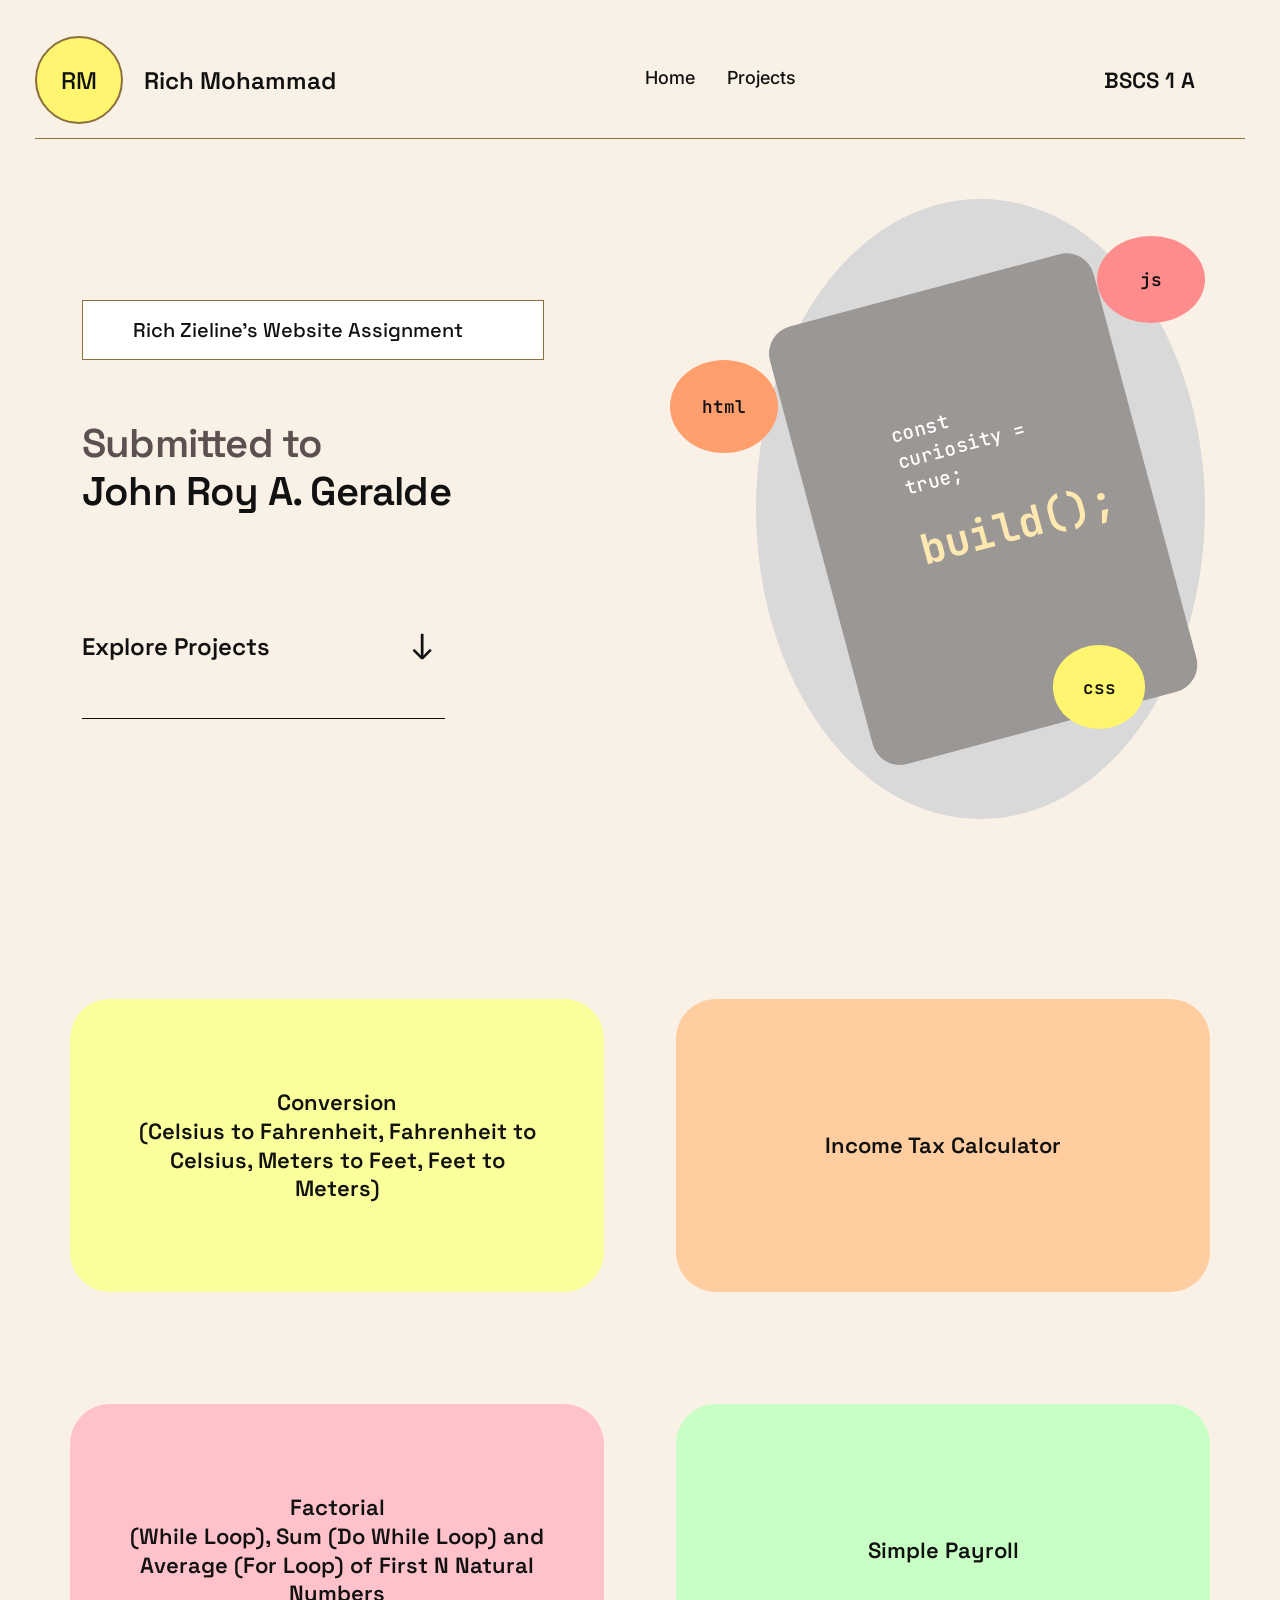
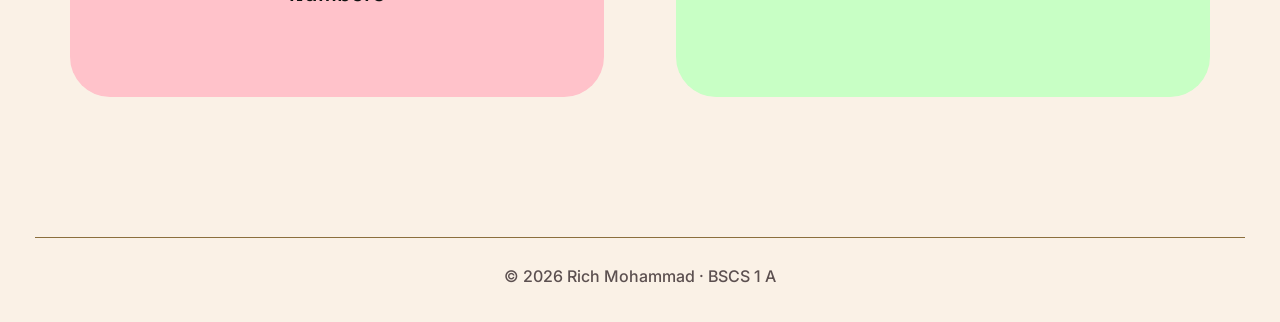
<file: index.html>
<!DOCTYPE html>
<html lang="en">
<head>
  <meta charset="UTF-8">
  <meta name="viewport" content="width=device-width, initial-scale=1.0">
  <title>Rich Mohammad | Portfolio</title>

  <!-- Inter font from Google Fonts -->
  <link rel="preconnect" href="https://fonts.googleapis.com">
  <link rel="preconnect" href="https://fonts.gstatic.com" crossorigin>
  <link href="https://fonts.googleapis.com/css2?family=Inter:wght@400;500;600&family=JetBrains+Mono:wght@500;700&family=Space+Grotesk:wght@500;600;700&display=swap" rel="stylesheet">

  <link rel="stylesheet" href="css/style.css">
</head>
<body>

  <!-- HEADER -->
  <header class="site-header">
    <div class="brand">
      <div class="badge">RM</div>
      <span class="brand-name">Rich Mohammad</span>
    </div>

    <nav class="nav">
      <a href="#home">Home</a>
      <a href="#projects">Projects</a>
    </nav>

    <p class="class-label">BSCS 1 A</p>
  </header>

  <main>
    <!-- HERO SECTION -->
    <section class="hero" id="home">
      <div class="hero-text">
        <p class="tag">Rich Zieline's Website Assignment</p>

        <h1>
          <span class="muted">Submitted to</span>
          <span>John Roy A. Geralde</span>
        </h1>

        <a class="explore" href="#projects">
          <span>Explore Projects</span>
          <span class="arrow">&darr;</span>
        </a>
      </div>

      <div class="hero-visual" aria-hidden="true">
        <div class="oval"></div>

        <div class="code-card">
          <p class="code-small">const curiosity = true;</p>
          <p class="code-big">build();</p>
        </div>

        <span class="bubble bubble-html">html</span>
        <span class="bubble bubble-js">js</span>
        <span class="bubble bubble-css">css</span>
      </div>
    </section>

    <!-- PROJECTS SECTION -->
    <section class="projects" id="projects" aria-label="Projects">
      <a class="card card-yellow" href="conversion.html">
        <h3>Conversion</h3>
        <p>(Celsius to Fahrenheit, Fahrenheit to Celsius, Meters to Feet, Feet to Meters)</p>
      </a>

      <a class="card card-orange" href="tax.html">
        <h3>Income Tax Calculator</h3>
      </a>

      <a class="card card-pink" href="number-operations.html">
        <h3>Factorial</h3>
        <p>(While Loop), Sum (Do While Loop) and Average (For Loop) of First N Natural Numbers</p>
      </a>

      <a class="card card-green" href="payroll.html">
        <h3>Simple Payroll</h3>
      </a>
    </section>
  </main>

  <footer class="site-footer">
    <p>&copy; 2026 Rich Mohammad &middot; BSCS 1 A</p>
   </footer>

  <script src="js/main.js"></script>
</body>
</html>
</file>
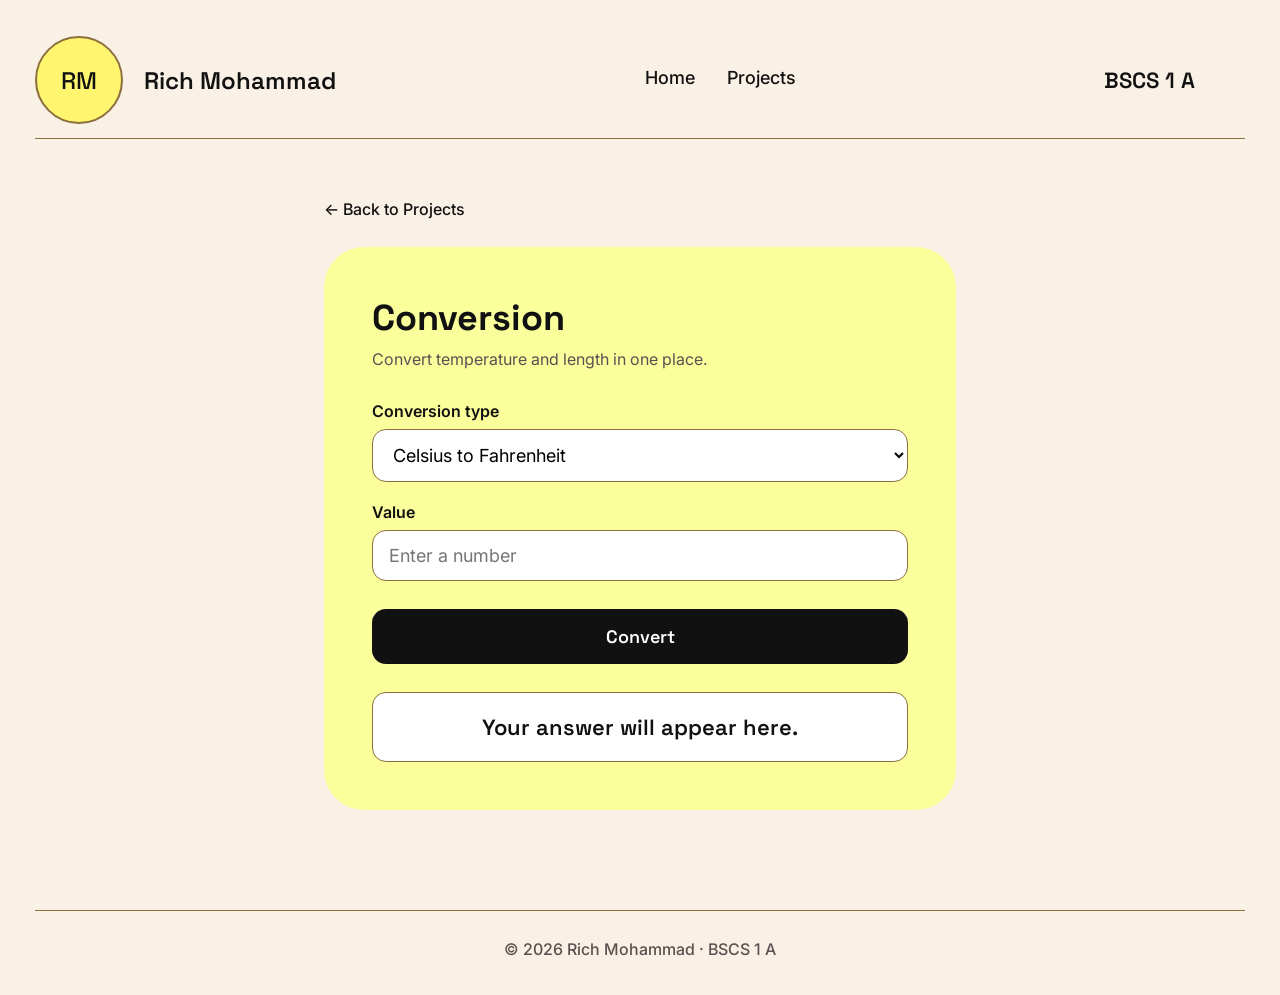
<file: conversion.html>
<!DOCTYPE html>
<html lang="en">
<head>
  <meta charset="UTF-8">
  <meta name="viewport" content="width=device-width, initial-scale=1.0">
  <title>Conversion | Rich Mohammad</title>

  <link rel="preconnect" href="https://fonts.googleapis.com">
  <link rel="preconnect" href="https://fonts.gstatic.com" crossorigin>
  <link href="https://fonts.googleapis.com/css2?family=Inter:wght@400;500;600&family=JetBrains+Mono:wght@500;700&family=Space+Grotesk:wght@500;600;700&display=swap" rel="stylesheet">

  <link rel="stylesheet" href="css/style.css">
</head>
<body>

  <!-- HEADER (same as homepage) -->
  <header class="site-header">
    <div class="brand">
      <div class="badge">RM</div>
      <span class="brand-name">Rich Mohammad</span>
    </div>

    <nav class="nav">
      <a href="index.html">Home</a>
      <a href="index.html#projects">Projects</a>
    </nav>

    <p class="class-label">BSCS 1 A</p>
  </header>

  <main class="calc-page">
    <a class="back-link" href="index.html#projects">&larr; Back to Projects</a>

    <section class="calc-card calc-yellow">
      <h1>Conversion</h1>
      <p class="calc-desc">Convert temperature and length in one place.</p>

      <form id="conversion-form">
        <label for="conversion-type">Conversion type</label>
        <select id="conversion-type">
          <option value="c-to-f">Celsius to Fahrenheit</option>
          <option value="f-to-c">Fahrenheit to Celsius</option>
          <option value="m-to-ft">Meters to Feet</option>
          <option value="ft-to-m">Feet to Meters</option>
        </select>

        <label for="value">Value</label>
        <input type="number" id="value" step="any" placeholder="Enter a number">

        <button type="submit">Convert</button>
      </form>

      <div class="result" id="result">Your answer will appear here.</div>
    </section>
  </main>

  <footer class="site-footer">
    <p>&copy; 2026 Rich Mohammad &middot; BSCS 1 A</p>
  </footer>

  <script src="js/conversion.js"></script>
</body>
</html>
</file>
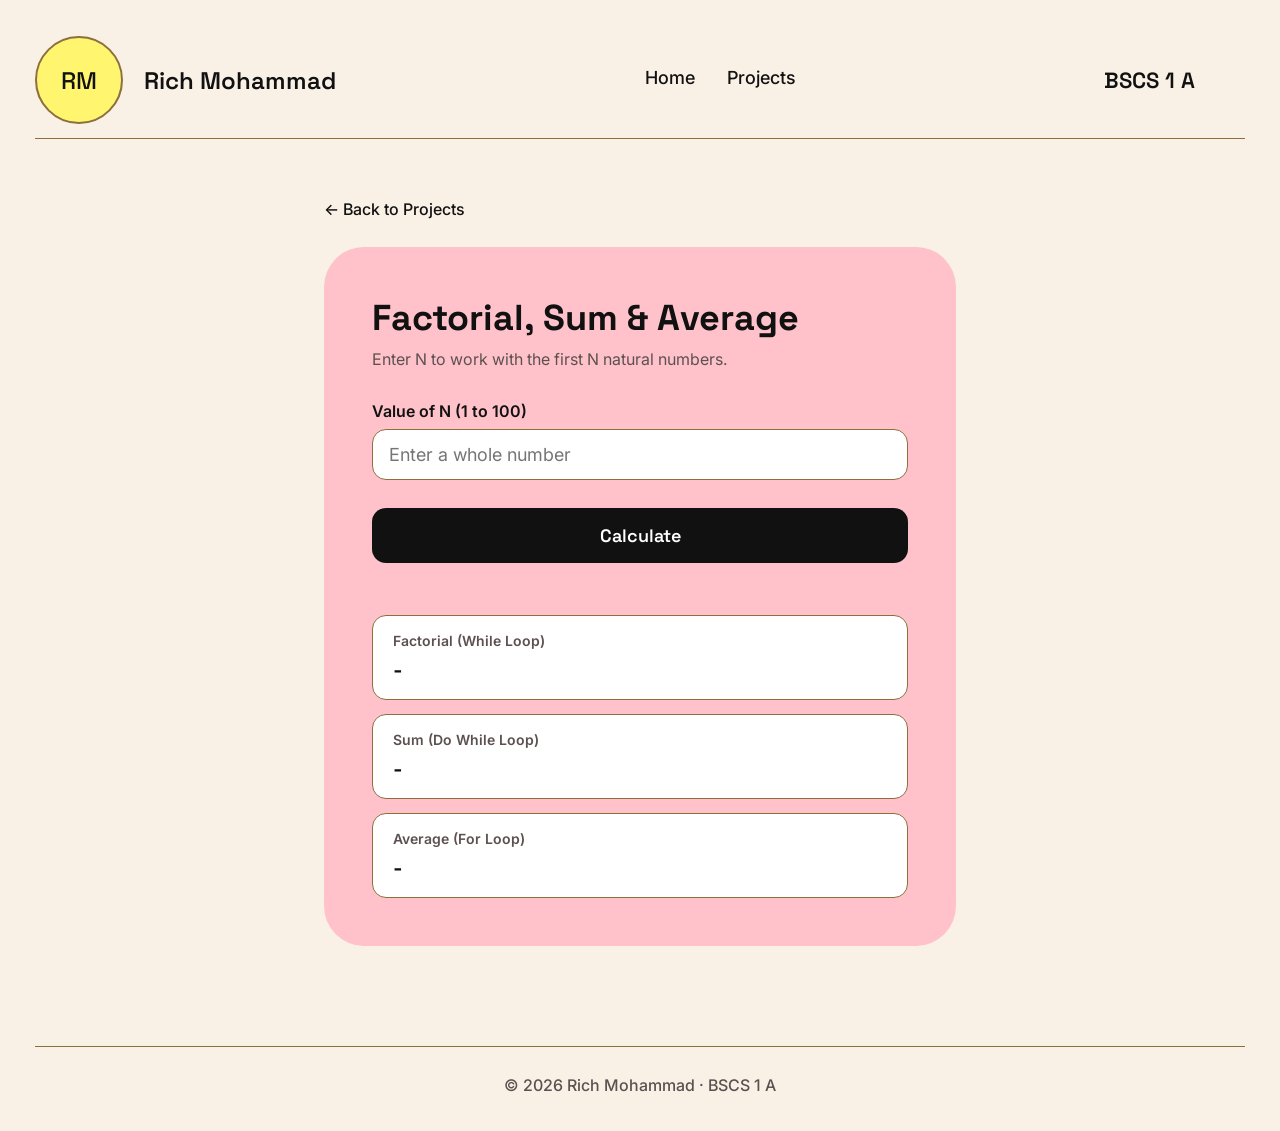
<file: number-operations.html>
<!DOCTYPE html>
<html lang="en">
<head>
  <meta charset="UTF-8">
  <meta name="viewport" content="width=device-width, initial-scale=1.0">
  <title>Number Operations | Rich Mohammad</title>

  <link rel="preconnect" href="https://fonts.googleapis.com">
  <link rel="preconnect" href="https://fonts.gstatic.com" crossorigin>
  <link href="https://fonts.googleapis.com/css2?family=Inter:wght@400;500;600&family=JetBrains+Mono:wght@500;700&family=Space+Grotesk:wght@500;600;700&display=swap" rel="stylesheet">

  <link rel="stylesheet" href="css/style.css">
</head>
<body>

  <!-- HEADER (same as homepage) -->
  <header class="site-header">
    <div class="brand">
      <div class="badge">RM</div>
      <span class="brand-name">Rich Mohammad</span>
    </div>

    <nav class="nav">
      <a href="index.html">Home</a>
      <a href="index.html#projects">Projects</a>
    </nav>

    <p class="class-label">BSCS 1 A</p>
  </header>

  <main class="calc-page">
    <a class="back-link" href="index.html#projects">&larr; Back to Projects</a>

    <section class="calc-card calc-pink">
      <h1>Factorial, Sum &amp; Average</h1>
      <p class="calc-desc">Enter N to work with the first N natural numbers.</p>

      <form id="numbers-form">
        <label for="n">Value of N (1 to 100)</label>
        <input type="number" id="n" min="1" max="100" step="1" placeholder="Enter a whole number">

        <button type="submit">Calculate</button>
      </form>

      <p class="error-message" id="message"></p>

      <div class="result-list">
        <div class="result-item">
          <h2>Factorial (While Loop)</h2>
          <p id="factorial-result">-</p>
        </div>

        <div class="result-item">
          <h2>Sum (Do While Loop)</h2>
          <p id="sum-result">-</p>
        </div>

        <div class="result-item">
          <h2>Average (For Loop)</h2>
          <p id="average-result">-</p>
        </div>
      </div>
    </section>
  </main>

  <footer class="site-footer">
    <p>&copy; 2026 Rich Mohammad &middot; BSCS 1 A</p>
  </footer>

  <script src="js/number-operations.js"></script>
</body>
</html>
</file>
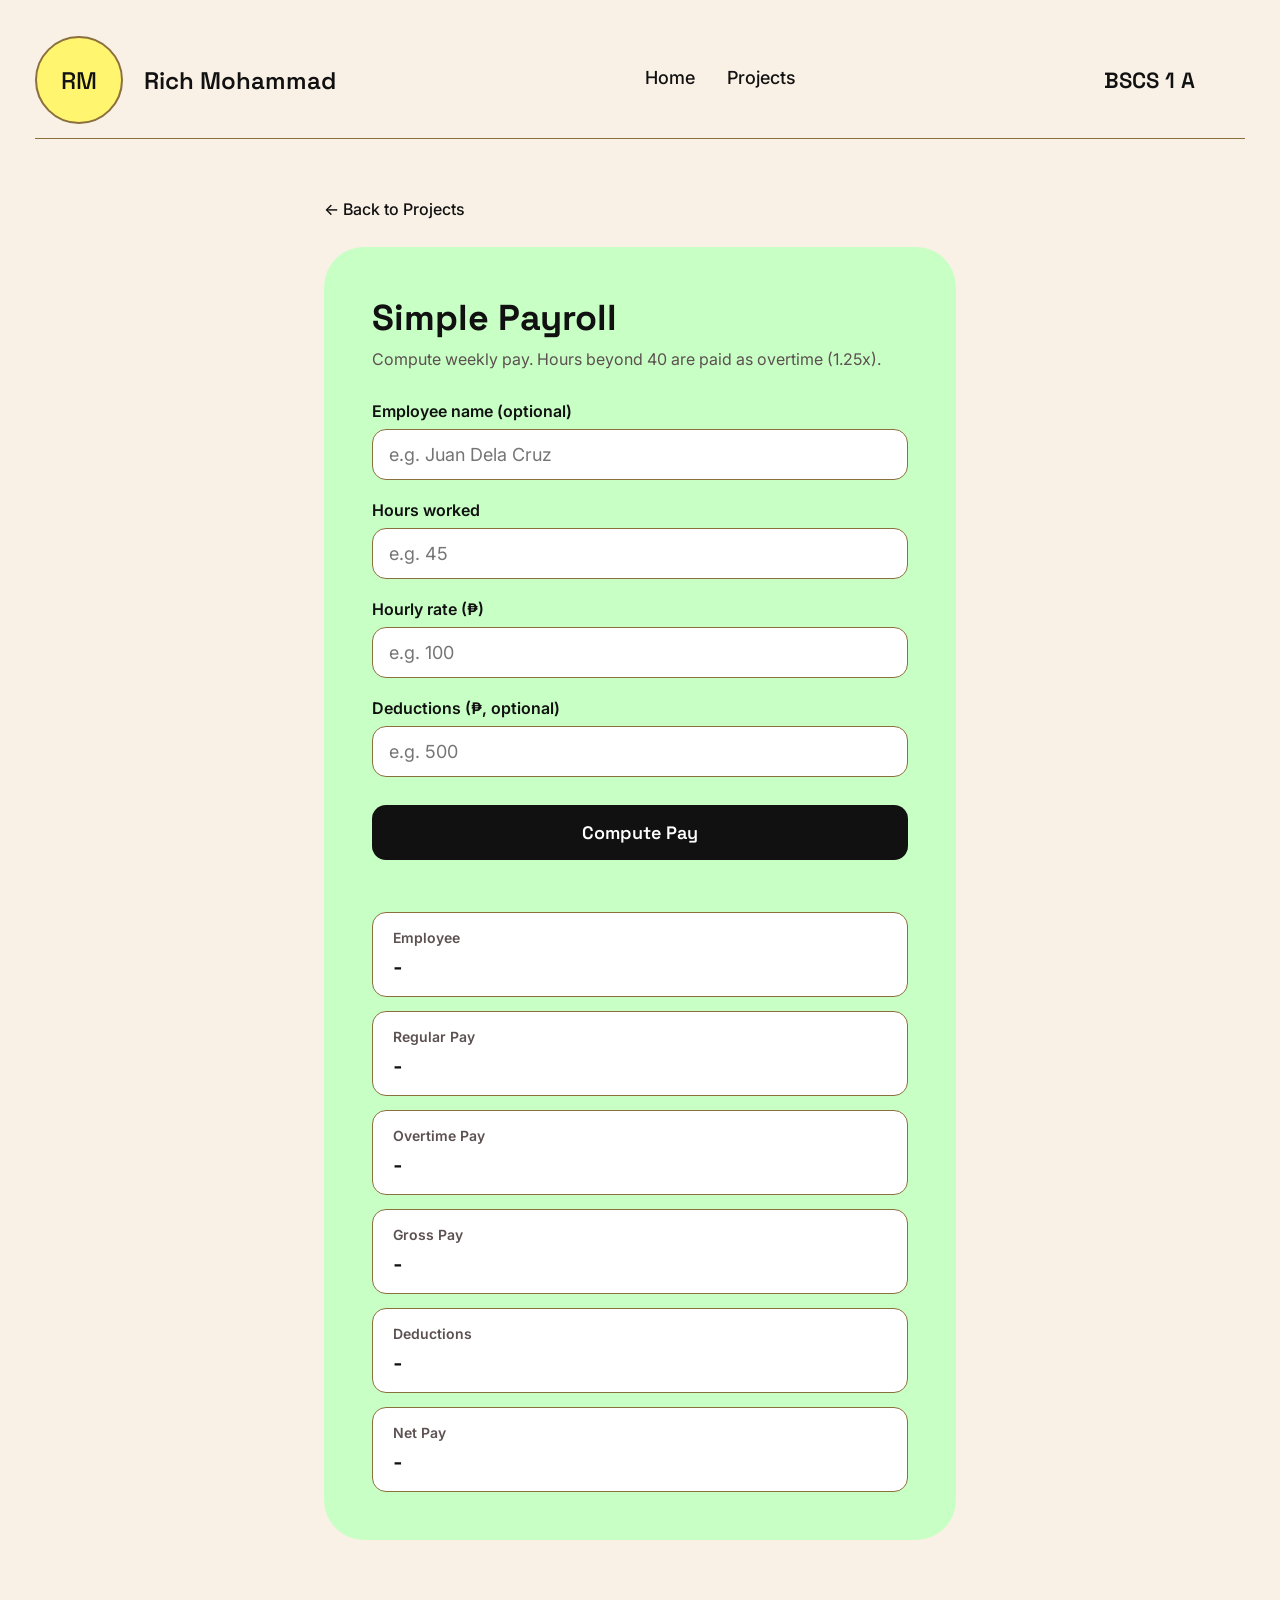
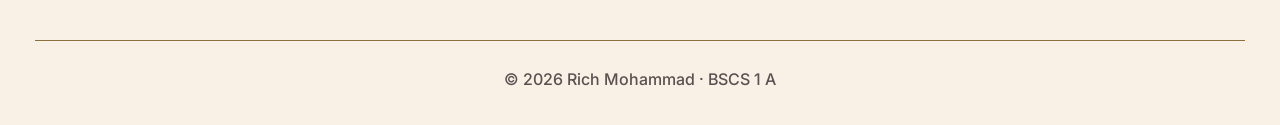
<file: payroll.html>
<!DOCTYPE html>
<html lang="en">
<head>
  <meta charset="UTF-8">
  <meta name="viewport" content="width=device-width, initial-scale=1.0">
  <title>Simple Payroll | Rich Mohammad</title>

  <link rel="preconnect" href="https://fonts.googleapis.com">
  <link rel="preconnect" href="https://fonts.gstatic.com" crossorigin>
  <link href="https://fonts.googleapis.com/css2?family=Inter:wght@400;500;600&family=JetBrains+Mono:wght@500;700&family=Space+Grotesk:wght@500;600;700&display=swap" rel="stylesheet">

  <link rel="stylesheet" href="css/style.css">
</head>
<body>

  <!-- HEADER (same as homepage) -->
  <header class="site-header">
    <div class="brand">
      <div class="badge">RM</div>
      <span class="brand-name">Rich Mohammad</span>
    </div>

    <nav class="nav">
      <a href="index.html">Home</a>
      <a href="index.html#projects">Projects</a>
    </nav>

    <p class="class-label">BSCS 1 A</p>
  </header>

  <main class="calc-page">
    <a class="back-link" href="index.html#projects">&larr; Back to Projects</a>

    <section class="calc-card calc-green">
      <h1>Simple Payroll</h1>
      <p class="calc-desc">Compute weekly pay. Hours beyond 40 are paid as overtime (1.25x).</p>

      <form id="payroll-form">
        <label for="employee-name">Employee name (optional)</label>
        <input type="text" id="employee-name" placeholder="e.g. Juan Dela Cruz">

        <label for="hours">Hours worked</label>
        <input type="number" id="hours" min="0" max="168" step="any" placeholder="e.g. 45">

        <label for="rate">Hourly rate (₱)</label>
        <input type="number" id="rate" min="0" step="any" placeholder="e.g. 100">

        <label for="deductions">Deductions (₱, optional)</label>
        <input type="number" id="deductions" min="0" step="any" placeholder="e.g. 500">

        <button type="submit">Compute Pay</button>
      </form>

      <p class="error-message" id="message"></p>

      <div class="result-list">
        <div class="result-item">
          <h2>Employee</h2>
          <p id="employee-result">-</p>
        </div>

        <div class="result-item">
          <h2>Regular Pay</h2>
          <p id="regular-result">-</p>
        </div>

        <div class="result-item">
          <h2>Overtime Pay</h2>
          <p id="overtime-result">-</p>
        </div>

        <div class="result-item">
          <h2>Gross Pay</h2>
          <p id="gross-result">-</p>
        </div>

        <div class="result-item">
          <h2>Deductions</h2>
          <p id="deductions-result">-</p>
        </div>

        <div class="result-item">
          <h2>Net Pay</h2>
          <p id="net-result">-</p>
        </div>
      </div>
    </section>
  </main>

  <footer class="site-footer">
    <p>&copy; 2026 Rich Mohammad &middot; BSCS 1 A</p>
  </footer>

  <script src="js/payroll.js"></script>
</body>
</html>
</file>
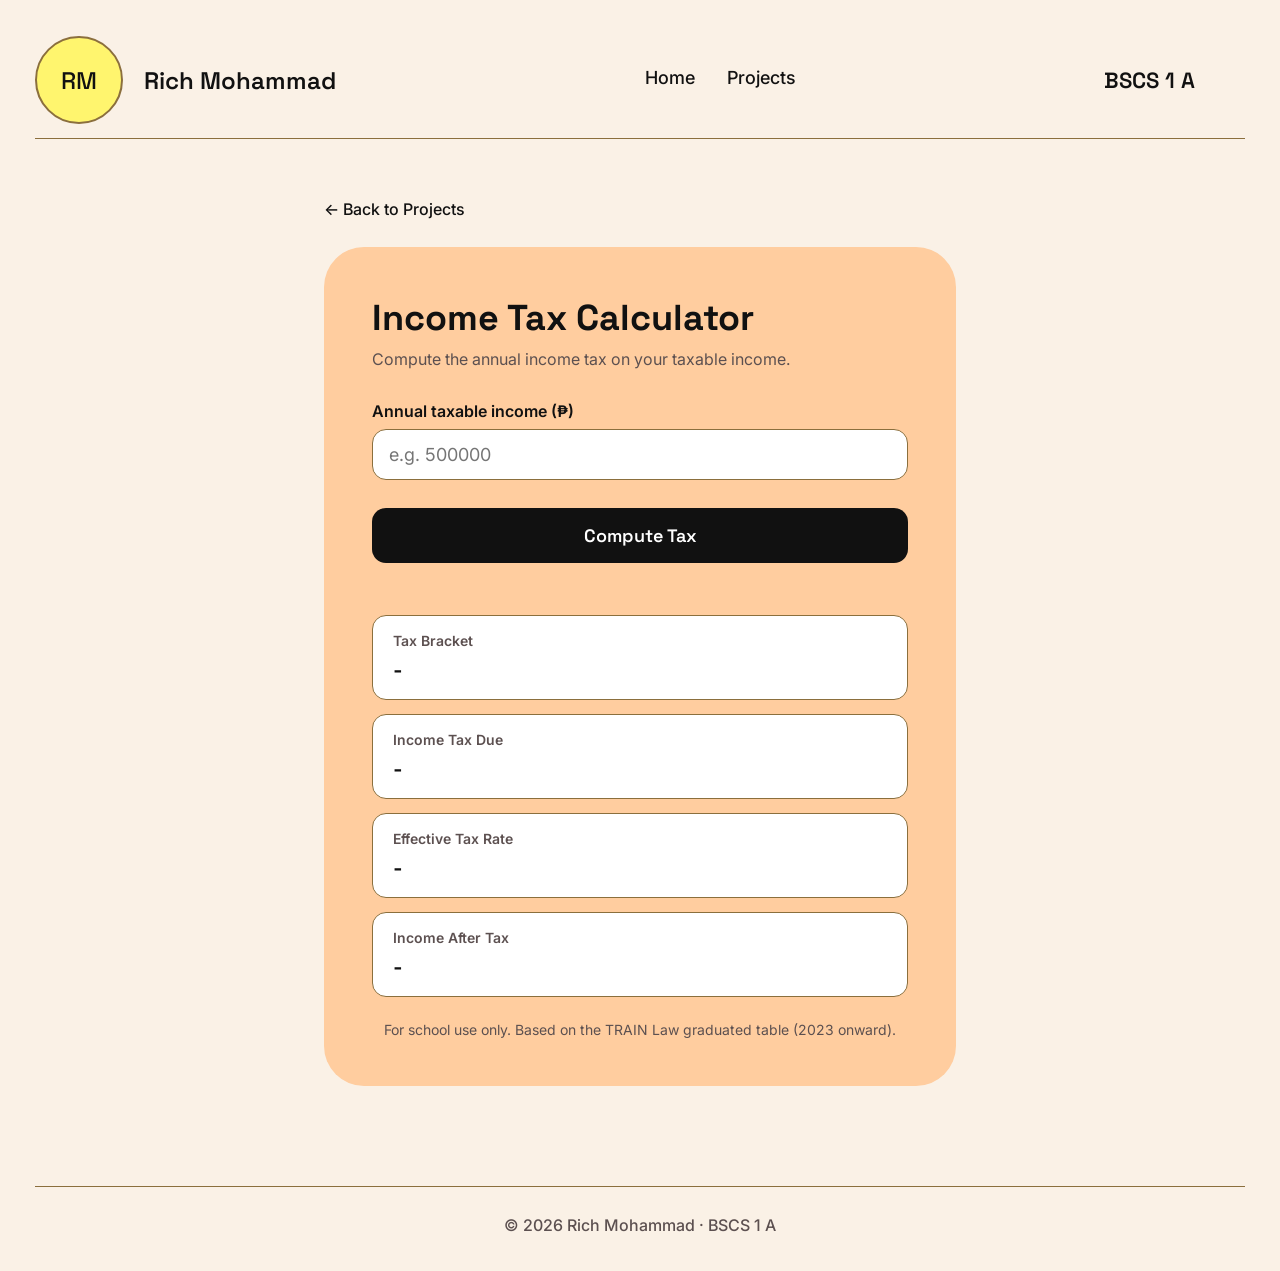
<file: tax.html>
<!DOCTYPE html>
<html lang="en">
<head>
  <meta charset="UTF-8">
  <meta name="viewport" content="width=device-width, initial-scale=1.0">
  <title>Income Tax Calculator | Rich Mohammad</title>

  <link rel="preconnect" href="https://fonts.googleapis.com">
  <link rel="preconnect" href="https://fonts.gstatic.com" crossorigin>
  <link href="https://fonts.googleapis.com/css2?family=Inter:wght@400;500;600&family=JetBrains+Mono:wght@500;700&family=Space+Grotesk:wght@500;600;700&display=swap" rel="stylesheet">

  <link rel="stylesheet" href="css/style.css">
</head>
<body>

  <!-- HEADER (same as homepage) -->
  <header class="site-header">
    <div class="brand">
      <div class="badge">RM</div>
      <span class="brand-name">Rich Mohammad</span>
    </div>

    <nav class="nav">
      <a href="index.html">Home</a>
      <a href="index.html#projects">Projects</a>
    </nav>

    <p class="class-label">BSCS 1 A</p>
  </header>

  <main class="calc-page">
    <a class="back-link" href="index.html#projects">&larr; Back to Projects</a>

    <section class="calc-card calc-orange">
      <h1>Income Tax Calculator</h1>
      <p class="calc-desc">Compute the annual income tax on your taxable income.</p>

      <form id="tax-form">
        <label for="income">Annual taxable income (₱)</label>
        <input type="number" id="income" min="0" step="any" placeholder="e.g. 500000">

        <button type="submit">Compute Tax</button>
      </form>

      <p class="error-message" id="message"></p>

      <div class="result-list">
        <div class="result-item">
          <h2>Tax Bracket</h2>
          <p id="bracket-result">-</p>
        </div>

        <div class="result-item">
          <h2>Income Tax Due</h2>
          <p id="tax-result">-</p>
        </div>

        <div class="result-item">
          <h2>Effective Tax Rate</h2>
          <p id="rate-result">-</p>
        </div>

        <div class="result-item">
          <h2>Income After Tax</h2>
          <p id="net-result">-</p>
        </div>
      </div>

      <p class="calc-note">For school use only. Based on the TRAIN Law graduated table (2023 onward).</p>
    </section>
  </main>

  <footer class="site-footer">
    <p>&copy; 2026 Rich Mohammad &middot; BSCS 1 A</p>
  </footer>

  <script src="js/tax.js"></script>
</body>
</html>
</file>
<file: css/style.css>
/* ---------- 1. RESET & VARIABLES ---------- */
* {
  margin: 0;
  padding: 0;
  box-sizing: border-box;
}

:root {
  --bg: #faf1e6;
  --ink: #111111;
  --muted: #5c5050;
  --brown: #8b6f3d;

  --yellow: #fff56e;
  --orange: #ff9f6e;
  --pink: #ff8c8c;

  --card-yellow: #faff9c;
  --card-orange: #ffcd9f;
  --card-pink: #ffc2ca;
  --card-green: #c8ffc5;

  --oval-gray: #d9d9d9;
  --card-gray: #9b9795;
}

html {
  scroll-behavior: smooth;
}

body {
  font-family: "Inter", sans-serif;
  background-color: var(--bg);
  color: var(--ink);
}

/* ---------- 2. HEADER ---------- */
.site-header {
  display: flex;
  align-items: center;
  justify-content: space-between;
  gap: 24px;
  margin: 0 35px;
  padding: 36px 0 14px;
  border-bottom: 1px solid var(--brown);
}

.brand {
  display: flex;
  align-items: center;
  gap: 21px;
}

.badge {
  width: 88px;
  height: 88px;
  border-radius: 50%;
  background-color: var(--yellow);
  border: 2px solid var(--brown);
  display: flex;
  align-items: center;
  justify-content: center;
  font-size: 24px;
  font-weight: 500;
}

.brand-name {
  font-size: 24px;
  font-weight: 600;
}

.nav {
  display: flex;
  gap: 32px;
}

.nav a {
  color: var(--ink);
  text-decoration: none;
  font-size: 18px;
  font-weight: 500;
}

.nav a:hover {
  text-decoration: underline;
}

.class-label {
  font-size: 22px;
  font-weight: 600;
  margin-right: 50px;
}

/* ---------- 3. HERO ---------- */
.hero {
  display: grid;
  grid-template-columns: 1fr 1fr;
  align-items: center;
  gap: 40px;
  padding: 60px 60px 80px;
  min-height: 80vh;
}

.hero-text {
  padding-left: 22px;
}

.tag {
  display: inline-block;
  background-color: #ffffff;
  border: 1px solid var(--brown);
  padding: 16px 80px 16px 50px;
  font-size: 20px;
  font-weight: 500;
}

.hero-text h1 {
  margin-top: 60px;
  font-size: 40px;
  font-weight: 600;
  line-height: 1.2;
}

.hero-text h1 span {
  display: block;
}

.hero-text h1 .muted {
  color: var(--muted);
}

.explore {
  display: flex;
  justify-content: space-between;
  align-items: center;
  max-width: 363px;
  margin-top: clamp(60px, 12vh, 170px);
  padding-bottom: 48px;
  border-bottom: 1px solid var(--ink);
  color: var(--ink);
  text-decoration: none;
  font-size: 24px;
  font-weight: 600;
}

.explore .arrow {
  font-size: 36px;
  font-weight: 400;
  margin-right: 12px;
  transition: transform 0.2s;
}

.explore:hover .arrow {
  transform: translateY(6px);
}

/* ---------- 4. HERO VISUAL (oval, tilted card, bubbles) ---------- */
.hero-visual {
  position: relative;
  width: min(100%, 540px);
  aspect-ratio: 540 / 620;
  margin: 0 auto;
}

.oval {
  position: absolute;
  top: 0;
  left: 16%;
  width: 83%;
  height: 100%;
  background-color: var(--oval-gray);
  border-radius: 50%;
}

.code-card {
  position: absolute;
  top: 50%;
  left: 58%;
  width: 62%;
  height: 73%;
  transform: translate(-50%, -50%) rotate(-15deg);
  background-color: var(--card-gray);
  border-radius: 28px;
  padding: 22% 12% 0 18%;
}

.code-small {
  color: #ffffff;
  font-size: clamp(0.9rem, 2.2vw, 1.5rem);
  font-weight: 500;
  line-height: 1.4;
}

.code-big {
  margin-top: 24px;
  color: #ffe9b0;
  font-size: clamp(1.5rem, 3.4vw, 2.6rem);
  font-weight: 600;
}

.bubble {
  position: absolute;
  display: flex;
  align-items: center;
  justify-content: center;
  border-radius: 50%;
  font-size: clamp(0.8rem, 1.4vw, 1.1rem);
  font-weight: 600;
  z-index: 2;
}

.bubble-html {
  left: 0;
  top: 26%;
  width: 20%;
  height: 15%;
  background-color: var(--orange);
}

.bubble-js {
  left: 79%;
  top: 6%;
  width: 20%;
  height: 14%;
  background-color: var(--pink);
}

.bubble-css {
  left: 71%;
  top: 72%;
  width: 17%;
  height: 13.5%;
  background-color: var(--yellow);
}

/* ---------- 5. PROJECT CARDS ---------- */
.projects {
  display: grid;
  grid-template-columns: 1fr 1fr;
  gap: 112px 72px;
  padding: 100px 70px 140px;
}

.card {
  display: flex;
  flex-direction: column;
  align-items: center;
  justify-content: center;
  text-align: center;
  min-height: 293px;
  padding: 30px 60px;
  border-radius: 40px;
  color: var(--ink);
  text-decoration: none;
  transition: transform 0.2s, box-shadow 0.2s;
}

.card:hover {
  transform: translateY(-6px);
  box-shadow: 0 12px 24px rgba(0, 0, 0, 0.12);
}

.card h3,
.card p {
  font-size: 22px;
  font-weight: 600;
  line-height: 1.3;
}

.card-yellow { background-color: var(--card-yellow); }
.card-orange { background-color: var(--card-orange); }
.card-pink   { background-color: var(--card-pink); }
.card-green  { background-color: var(--card-green); }

/* ---------- 6. RESPONSIVE: TABLET ---------- */
@media (max-width: 900px) {
  .hero {
    grid-template-columns: 1fr;
    padding: 50px 30px 60px;
    min-height: auto;
  }

  .hero-text {
    padding-left: 0;
  }

  .projects {
    grid-template-columns: 1fr;
    gap: 32px;
    padding: 60px 30px 100px;
  }
}

/* ---------- 7. RESPONSIVE: PHONE ---------- */
@media (max-width: 600px) {
  .site-header {
    flex-wrap: wrap;
    margin: 0 20px;
    padding-top: 24px;
  }

  .badge {
    width: 64px;
    height: 64px;
    font-size: 20px;
  }

  .brand-name {
    font-size: 20px;
  }

  .class-label {
    font-size: 18px;
    margin-right: 0;
  }

  .nav {
    order: 3;
    width: 100%;
  }

  .tag {
    padding: 14px 24px;
    font-size: 16px;
  }

  .hero-text h1 {
    font-size: 32px;
  }

  .explore {
    font-size: 20px;
    padding-bottom: 32px;
  }

  .card {
    min-height: 200px;
    padding: 24px;
  }

  .card h3,
  .card p {
    font-size: 18px;
  }
}

/* ---------- 8. POLISH ---------- */

/* Text highlight color when selecting text */
::selection {
  background-color: var(--yellow);
}

/* Nav links: animated underline */
.nav a {
  padding-bottom: 4px;
  border-bottom: 2px solid transparent;
  transition: border-color 0.2s;
}

.nav a:hover {
  text-decoration: none;
  border-color: var(--ink);
}

/* Keyboard focus outline (helps accessibility) */
a:focus-visible {
  outline: 3px solid var(--brown);
  outline-offset: 4px;
}

/* Floating bubbles */
@keyframes float {
  0%, 100% { transform: translateY(0); }
  50%      { transform: translateY(-10px); }
}

.bubble-html { animation: float 4s ease-in-out infinite; }
.bubble-js   { animation: float 5s ease-in-out infinite 0.5s; }
.bubble-css  { animation: float 4.5s ease-in-out infinite 1s; }

/* Gentle sway for the tilted code card */
@keyframes sway {
  0%, 100% { transform: translate(-50%, -50%) rotate(-15deg); }
  50%      { transform: translate(-50%, -52%) rotate(-13deg); }
}

.code-card {
  animation: sway 6s ease-in-out infinite;
}

/* Cards fade in when you scroll to them (JS adds these classes) */
.card {
  transition: transform 0.2s, box-shadow 0.2s, opacity 0.6s, translate 0.6s;
}

.card.reveal {
  opacity: 0;
  translate: 0 30px;
}

.card.reveal.visible {
  opacity: 1;
  translate: 0 0;
}

/* Footer */
.site-footer {
  margin: 0 35px;
  padding: 28px 0 36px;
  border-top: 1px solid var(--brown);
  text-align: center;
  font-size: 16px;
  font-weight: 500;
  color: var(--muted);
}

/* Turn off animations for people who prefer less motion */
@media (prefers-reduced-motion: reduce) {
  * {
    animation: none !important;
    transition: none !important;
  }
}
/* ---------- 9. FONTS ---------- */
:root {
  --font-body: "Inter", sans-serif;
  --font-heading: "Space Grotesk", sans-serif;
  --font-code: "JetBrains Mono", monospace;
}

body {
  font-family: var(--font-body);
  -webkit-font-smoothing: antialiased;
  text-rendering: optimizeLegibility;
}

/* Headings and display text */
.brand-name,
.badge,
.class-label,
.tag,
.hero-text h1,
.explore,
.card h3,
.card p {
  font-family: var(--font-heading);
}

.hero-text h1 {
  letter-spacing: -0.02em;
}

/* Code-style text */
.code-small,
.code-big,
.bubble {
  font-family: var(--font-code);
}

.code-small {
  font-size: clamp(0.8rem, 1.8vw, 1.2rem);
}

.code-big {
  font-weight: 700;
}

/* ---------- 10. CALCULATOR PAGES ---------- */
.calc-page {
  max-width: 680px;
  margin: 0 auto;
  padding: 60px 24px 100px;
}

.back-link {
  display: inline-block;
  margin-bottom: 28px;
  color: var(--ink);
  font-weight: 500;
  text-decoration: none;
}

.back-link:hover {
  text-decoration: underline;
}

.calc-card {
  padding: 48px;
  border-radius: 40px;
}

.calc-yellow { background-color: var(--card-yellow); }
.calc-orange { background-color: var(--card-orange); }
.calc-pink   { background-color: var(--card-pink); }
.calc-green  { background-color: var(--card-green); }

.calc-card h1 {
  font-family: var(--font-heading);
  font-size: 36px;
}

.calc-desc {
  margin: 8px 0 32px;
  color: var(--muted);
}

.calc-card label {
  display: block;
  margin: 20px 0 8px;
  font-weight: 600;
}

.calc-card select,
.calc-card input {
  width: 100%;
  padding: 14px 16px;
  border: 1px solid var(--brown);
  border-radius: 14px;
  background-color: #ffffff;
  font-family: var(--font-body);
  font-size: 18px;
}

.calc-card button {
  width: 100%;
  margin-top: 28px;
  padding: 16px;
  border: none;
  border-radius: 14px;
  background-color: var(--ink);
  color: #ffffff;
  font-family: var(--font-heading);
  font-size: 18px;
  font-weight: 600;
  cursor: pointer;
  transition: transform 0.2s;
}

.calc-card button:hover {
  transform: translateY(-3px);
}

.result {
  margin-top: 28px;
  padding: 20px;
  border: 1px solid var(--brown);
  border-radius: 14px;
  background-color: #ffffff;
  font-family: var(--font-heading);
  font-size: 22px;
  font-weight: 600;
  text-align: center;
}

@media (max-width: 600px) {
  .calc-card {
    padding: 28px 20px;
  }
}

/* ---------- 11. NUMBER OPERATIONS ---------- */
.error-message {
  margin-top: 16px;
  min-height: 24px;
  color: #b00020;
  font-weight: 500;
}

.result-list {
  margin-top: 12px;
  display: grid;
  gap: 14px;
}

.result-item {
  padding: 16px 20px;
  border: 1px solid var(--brown);
  border-radius: 14px;
  background-color: #ffffff;
}

.result-item h2 {
  font-family: var(--font-body);
  font-size: 14px;
  font-weight: 600;
  color: var(--muted);
}

.result-item p {
  margin-top: 6px;
  font-family: var(--font-heading);
  font-size: 22px;
  font-weight: 600;
  word-break: break-all; /* keeps very long factorials inside the box */
}

/* ---------- 12. CALCULATOR NOTE ---------- */
.calc-note {
  margin-top: 24px;
  font-size: 14px;
  color: var(--muted);
  text-align: center;
}
</file>
